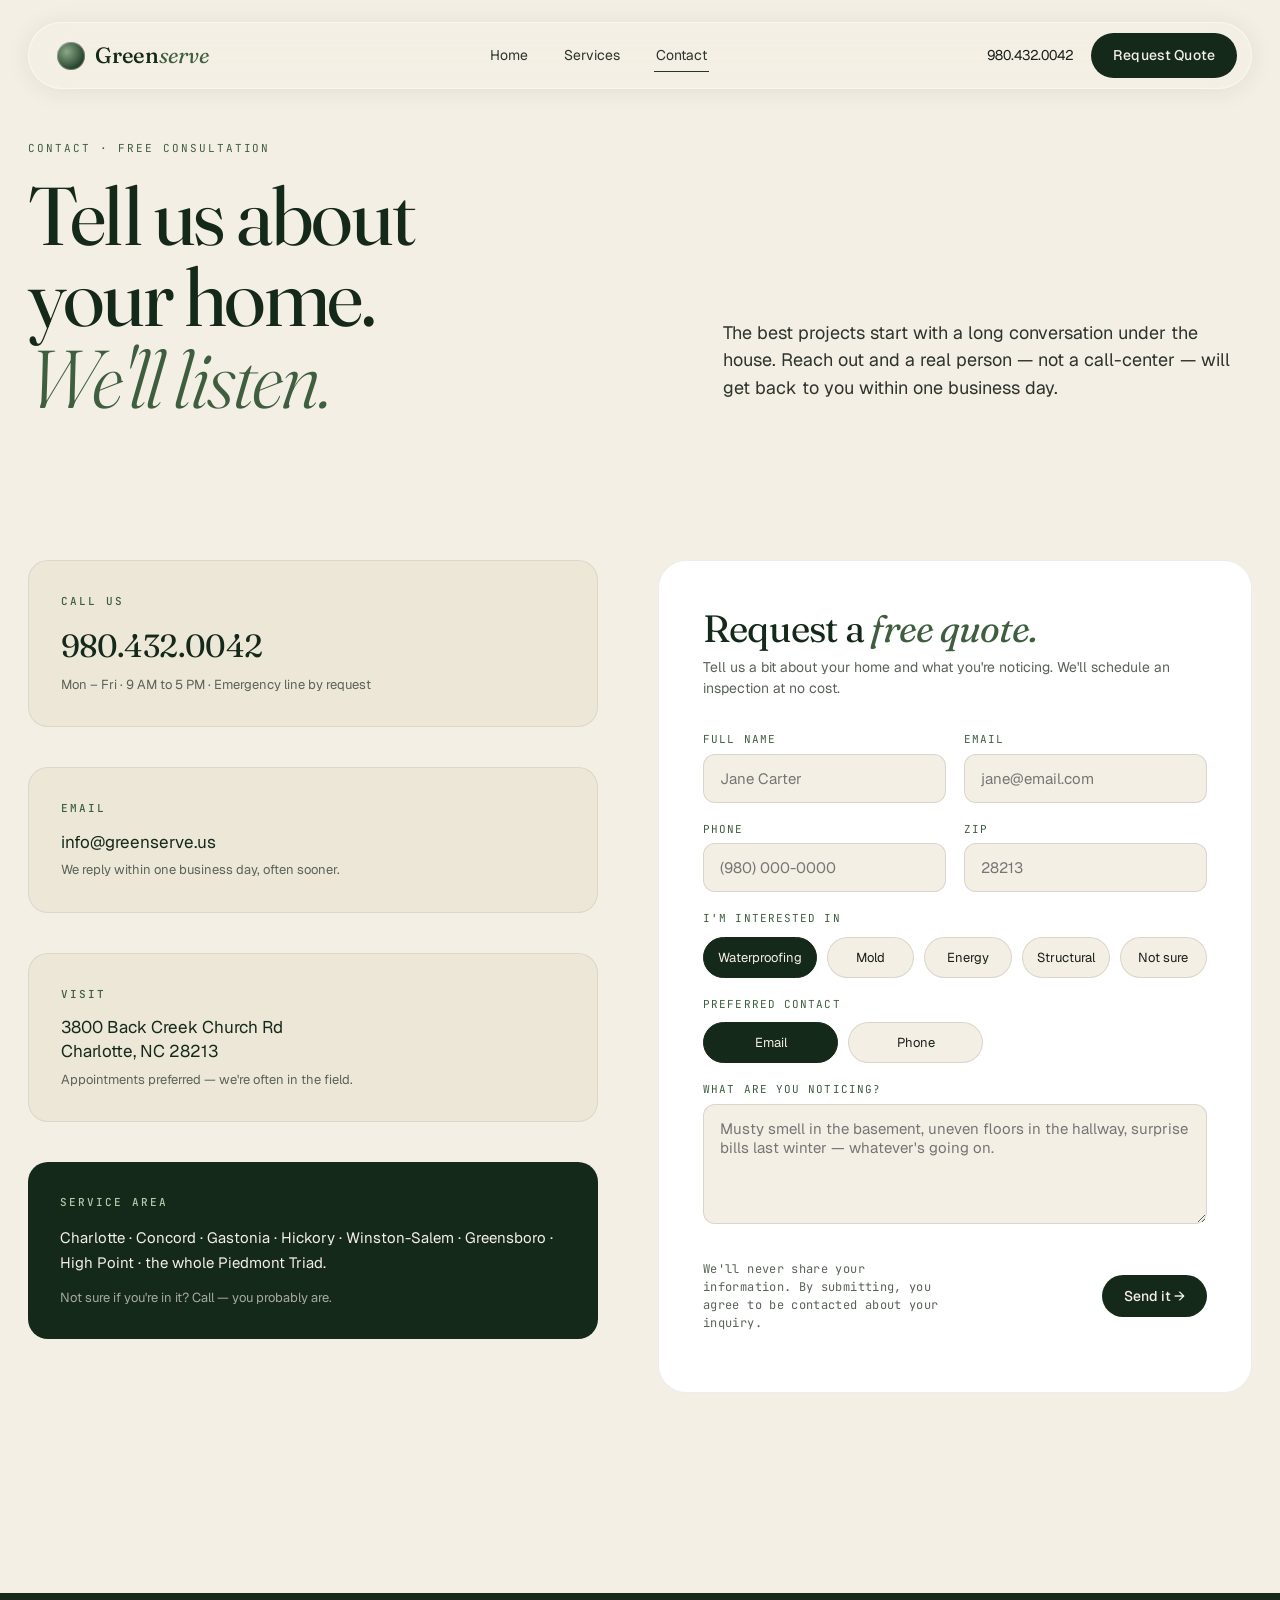
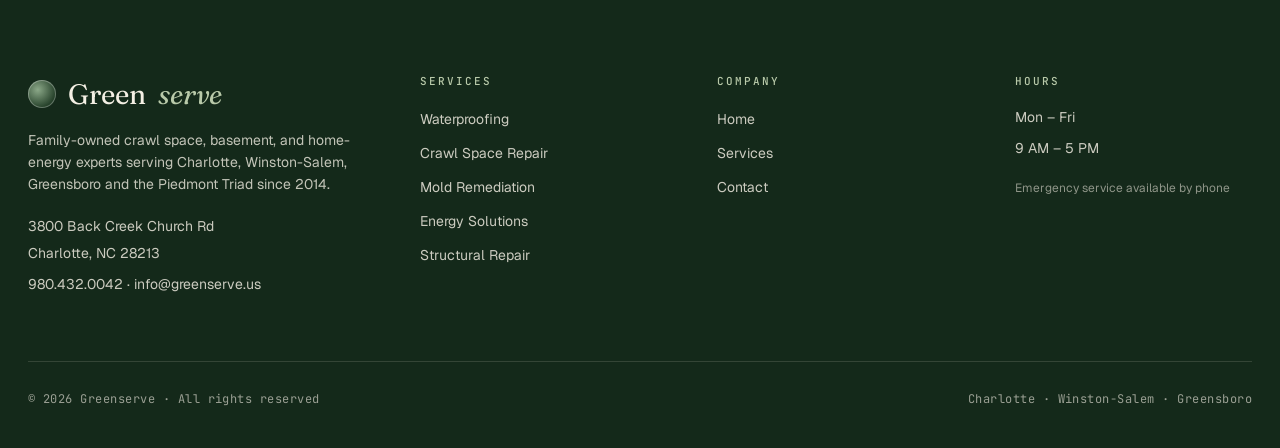
<file: contact.html>
<!doctype html>
<html lang="en">
<head>
<meta charset="utf-8"/>
<meta name="viewport" content="width=device-width,initial-scale=1"/>
<title>Contact — Greenserve</title>
<link rel="preconnect" href="https://fonts.googleapis.com">
<link rel="preconnect" href="https://fonts.gstatic.com" crossorigin>
<link href="https://fonts.googleapis.com/css2?family=Fraunces:ital,opsz,wght@0,9..144,300..600;1,9..144,300..500&family=Geist:wght@300..600&family=JetBrains+Mono:wght@400;500&display=swap" rel="stylesheet">
<link rel="stylesheet" href="styles.css"/>
</head>
<body data-screen-label="Contact">

<nav class="nav">
  <div class="wrap">
    <div class="nav-inner">
      <a href="index.html" class="brand">
        <span class="brand-mark"></span>
        <span>Green<em>serve</em></span>
      </a>
      <div class="nav-links">
        <a href="index.html">Home</a>
        <a href="services.html">Services</a>
        <a href="contact.html" class="active">Contact</a>
      </div>
      <div class="nav-right">
        <a href="tel:9804320042" class="nav-phone">980.432.0042</a>
        <a href="contact.html" class="btn">Request Quote</a>
      </div>
    </div>
  </div>
</nav>

<!-- ── Page hero ───────────────────────────────── -->
<header class="page-hero">
  <div class="page-hero-inner">
    <div>
      <div class="eyebrow">Contact · Free consultation</div>
      <h1>
        Tell us about<br/>your home.<br/>
        <em>We'll listen.</em>
      </h1>
    </div>
    <div>
      <p class="lede">
        The best projects start with a long conversation under the house. Reach out and a real person — not a call-center — will get back to you within one business day.
      </p>
    </div>
  </div>
</header>

<!-- ── Contact grid ────────────────────────────── -->
<section class="contact-grid">

  <div class="contact-left">
    <div class="info-card">
      <h4>Call us</h4>
      <div class="info-line big">980.432.0042</div>
      <div class="info-sub">Mon – Fri · 9 AM to 5 PM · Emergency line by request</div>
    </div>

    <div class="info-card">
      <h4>Email</h4>
      <div class="info-line">info@greenserve.us</div>
      <div class="info-sub">We reply within one business day, often sooner.</div>
    </div>

    <div class="info-card">
      <h4>Visit</h4>
      <div class="info-line">3800 Back Creek Church Rd</div>
      <div class="info-line">Charlotte, NC 28213</div>
      <div class="info-sub">Appointments preferred — we're often in the field.</div>
    </div>

    <div class="info-card" style="background: var(--forest-deep); color: var(--cream); border: none;">
      <h4 style="color: var(--leaf);">Service area</h4>
      <div class="info-line" style="color: var(--cream); font-size: 15px; line-height: 1.7;">
        Charlotte · Concord · Gastonia · Hickory · Winston-Salem · Greensboro · High Point · the whole Piedmont Triad.
      </div>
      <div class="info-sub" style="color: rgba(244,239,228,0.65); margin-top: 12px;">
        Not sure if you're in it? Call — you probably are.
      </div>
    </div>
  </div>

  <form class="form" onsubmit="event.preventDefault(); alert('This is a demo form — thanks for checking it out.');">
    <h2>Request a <em>free quote.</em></h2>
    <p class="form-sub">Tell us a bit about your home and what you're noticing. We'll schedule an inspection at no cost.</p>

    <div class="form-grid">
      <div class="field">
        <label for="name">Full name</label>
        <input id="name" type="text" placeholder="Jane Carter" required/>
      </div>
      <div class="field">
        <label for="email">Email</label>
        <input id="email" type="email" placeholder="jane@email.com" required/>
      </div>
      <div class="field">
        <label for="phone">Phone</label>
        <input id="phone" type="tel" placeholder="(980) 000-0000"/>
      </div>
      <div class="field">
        <label for="zip">ZIP</label>
        <input id="zip" type="text" placeholder="28213" maxlength="5"/>
      </div>
      <div class="field full">
        <label>I'm interested in</label>
        <div class="radio-row">
          <button type="button" class="radio-chip active" data-chip="waterproofing">Waterproofing</button>
          <button type="button" class="radio-chip" data-chip="mold">Mold</button>
          <button type="button" class="radio-chip" data-chip="energy">Energy</button>
          <button type="button" class="radio-chip" data-chip="structural">Structural</button>
          <button type="button" class="radio-chip" data-chip="unsure">Not sure</button>
        </div>
      </div>
      <div class="field full">
        <label>Preferred contact</label>
        <div class="radio-row" style="max-width: 280px;">
          <button type="button" class="radio-chip active" data-chip="contact-email">Email</button>
          <button type="button" class="radio-chip" data-chip="contact-phone">Phone</button>
        </div>
      </div>
      <div class="field full">
        <label for="msg">What are you noticing?</label>
        <textarea id="msg" placeholder="Musty smell in the basement, uneven floors in the hallway, surprise bills last winter — whatever's going on."></textarea>
      </div>
    </div>

    <div class="form-submit">
      <p class="form-note">We'll never share your information. By submitting, you agree to be contacted about your inquiry.</p>
      <button type="submit" class="btn">Send it →</button>
    </div>
  </form>
</section>

<!-- ── Footer ────────────────────────────────────── -->
<footer>
  <div class="footer-grid">
    <div>
      <div class="footer-brand">
        <span class="brand-mark"></span>
        Green<em>serve</em>
      </div>
      <p class="footer-about">
        Family-owned crawl space, basement, and home-energy experts serving Charlotte, Winston-Salem, Greensboro and the Piedmont Triad since 2014.
      </p>
      <div class="footer-contact-line">3800 Back Creek Church Rd</div>
      <div class="footer-contact-line">Charlotte, NC 28213</div>
      <div class="footer-contact-line" style="margin-top: 10px;">980.432.0042 · info@greenserve.us</div>
    </div>
    <div class="footer-col">
      <h4>Services</h4>
      <ul>
        <li><a href="services.html">Waterproofing</a></li>
        <li><a href="services.html">Crawl Space Repair</a></li>
        <li><a href="services.html">Mold Remediation</a></li>
        <li><a href="services.html">Energy Solutions</a></li>
        <li><a href="services.html">Structural Repair</a></li>
      </ul>
    </div>
    <div class="footer-col">
      <h4>Company</h4>
      <ul>
        <li><a href="index.html">Home</a></li>
        <li><a href="services.html">Services</a></li>
        <li><a href="contact.html">Contact</a></li>
      </ul>
    </div>
    <div class="footer-col">
      <h4>Hours</h4>
      <ul>
        <li style="color: rgba(244,239,228,0.82); font-size: 14px;">Mon – Fri</li>
        <li style="color: rgba(244,239,228,0.82); font-size: 14px;">9 AM – 5 PM</li>
        <li style="color: rgba(244,239,228,0.55); font-size: 12px; margin-top: 10px;">Emergency service available by phone</li>
      </ul>
    </div>
  </div>
  <div class="footer-bottom">
    <span>© 2026 Greenserve · All rights reserved</span>
    <span>Charlotte · Winston-Salem · Greensboro</span>
  </div>
</footer>

<script>
// Radio chip toggle (within a logical group)
document.querySelectorAll('.radio-row').forEach(row => {
  row.querySelectorAll('.radio-chip').forEach(chip => {
    chip.addEventListener('click', () => {
      row.querySelectorAll('.radio-chip').forEach(c => c.classList.remove('active'));
      chip.classList.add('active');
    });
  });
});
</script>

</body>
</html>
</file>
<file: styles.css>
/* Greenserve — shared tokens & styles */
:root {
  --cream: #f4efe4;
  --cream-soft: #ede7d8;
  --cream-warm: #e8dfc9;
  --ink: #1a1f1a;
  --ink-soft: #2d332d;
  --muted: #5a6358;
  --forest: #1f3a24;
  --forest-deep: #14291a;
  --moss: #3e5e3f;
  --sage: #8ba888;
  --leaf: #b8c9a9;
  --line: rgba(26, 31, 26, 0.12);
  --line-soft: rgba(26, 31, 26, 0.08);

  --sans: "Geist", "Söhne", "Inter", ui-sans-serif, system-ui, -apple-system, sans-serif;
  --serif: "Fraunces", "Instrument Serif", "Cormorant Garamond", Georgia, serif;
  --mono: "JetBrains Mono", "IBM Plex Mono", ui-monospace, monospace;
}

* { box-sizing: border-box; }
html, body { margin: 0; padding: 0; }
body {
  font-family: var(--sans);
  background: var(--cream);
  color: var(--ink);
  -webkit-font-smoothing: antialiased;
  font-feature-settings: "ss01", "cv11";
  line-height: 1.5;
}

a { color: inherit; text-decoration: none; }
img { max-width: 100%; display: block; }

.wrap { max-width: 1360px; margin: 0 auto; padding: 0 28px; }

/* ── Nav ──────────────────────────────────────────── */
.nav {
  position: absolute;
  top: 22px;
  left: 0;
  right: 0;
  z-index: 20;
}
.nav-inner {
  display: flex;
  align-items: center;
  justify-content: space-between;
  background: rgba(244, 239, 228, 0.82);
  backdrop-filter: blur(18px) saturate(1.1);
  -webkit-backdrop-filter: blur(18px) saturate(1.1);
  border: 1px solid rgba(255,255,255,0.5);
  border-radius: 999px;
  padding: 10px 14px 10px 28px;
  box-shadow: 0 2px 24px rgba(20, 41, 26, 0.08);
}
.brand {
  display: flex;
  align-items: center;
  gap: 10px;
  font-family: var(--serif);
  font-weight: 500;
  font-size: 22px;
  letter-spacing: -0.01em;
  color: var(--forest-deep);
}
.brand-mark {
  width: 28px; height: 28px; border-radius: 50%;
  background: radial-gradient(circle at 35% 35%, var(--sage), var(--forest) 75%);
  box-shadow: inset 0 0 0 1px rgba(255,255,255,0.3);
  flex-shrink: 0;
}
.brand em {
  font-style: italic;
  font-weight: 400;
  color: var(--moss);
}
.nav-links {
  display: flex;
  gap: 32px;
  font-size: 14px;
  color: var(--ink-soft);
}
.nav-links a {
  position: relative;
  padding: 6px 2px;
}
.nav-links a.active::after {
  content: "";
  position: absolute;
  left: 0; right: 0; bottom: 0;
  height: 1px;
  background: var(--forest);
}
.nav-right {
  display: flex;
  align-items: center;
  gap: 18px;
}
.nav-phone {
  font-size: 14px;
  color: var(--ink);
  font-variant-numeric: tabular-nums;
}
.btn {
  display: inline-flex;
  align-items: center;
  gap: 8px;
  background: var(--forest-deep);
  color: var(--cream);
  border: none;
  border-radius: 999px;
  padding: 12px 22px;
  font-family: var(--sans);
  font-size: 14px;
  font-weight: 500;
  letter-spacing: 0.01em;
  cursor: pointer;
  transition: transform 0.15s ease, background 0.15s ease;
}
.btn:hover { background: var(--forest); transform: translateY(-1px); }
.btn-ghost {
  background: transparent;
  color: var(--forest-deep);
  border: 1px solid var(--forest-deep);
}
.btn-ghost:hover { background: var(--forest-deep); color: var(--cream); }

/* ── Hero ─────────────────────────────────────────── */
.hero {
  position: relative;
  padding: 110px 28px 48px;
  min-height: 820px;
}
.hero-frame {
  position: relative;
  border-radius: 36px;
  overflow: hidden;
  height: 680px;
  max-width: 1360px;
  margin: 0 auto;
  box-shadow: 0 24px 60px rgba(20, 41, 26, 0.18);
}
.hero-img {
  position: absolute; inset: 0;
  width: 100%; height: 100%;
  object-fit: cover;
}
.hero-inner-card {
  position: absolute;
  inset: 60px 60px 160px;
  border-radius: 28px;
  border: 1.5px solid rgba(255,255,255,0.55);
  overflow: hidden;
  box-shadow: inset 0 0 0 1px rgba(255,255,255,0.2);
}
.hero-inner-card img {
  width: 100%; height: 100%; object-fit: cover;
}
.hero-headline {
  position: absolute;
  left: 0; right: 0;
  bottom: 180px;
  text-align: center;
  font-family: var(--serif);
  font-weight: 400;
  font-size: clamp(44px, 5.8vw, 82px);
  line-height: 1.02;
  letter-spacing: -0.025em;
  color: #fff;
  text-shadow: 0 2px 30px rgba(0,0,0,0.35);
  padding: 0 40px;
}
.hero-headline em {
  font-style: italic;
  font-weight: 300;
  color: #fff;
}
.hero-bottom {
  position: absolute;
  left: 0; right: 0;
  bottom: 40px;
  padding: 0 40px;
  display: grid;
  grid-template-columns: minmax(auto, 200px) minmax(300px, 1fr) minmax(auto, 200px);
  gap: 24px;
  align-items: end;
  color: #fff;
}
.hero-trust-label {
  font-family: var(--mono);
  font-size: 10px;
  letter-spacing: 0.14em;
  text-transform: uppercase;
  opacity: 0.85;
  margin-bottom: 8px;
}
.hero-trust-row {
  display: flex;
  gap: 8px;
  flex-wrap: nowrap;
  overflow: visible;
}
.trust-chip {
  background: rgba(244, 239, 228, 0.18);
  backdrop-filter: blur(8px);
  border: 1px solid rgba(255,255,255,0.3);
  border-radius: 8px;
  padding: 7px 12px;
  font-size: 11px;
  font-weight: 500;
  color: #fff;
  letter-spacing: 0.02em;
  display: flex;
  align-items: center;
  gap: 6px;
  white-space: nowrap;
}
.trust-chip .dot {
  width: 6px; height: 6px; border-radius: 50%;
  background: var(--leaf);
}
.email-pill {
  display: flex;
  align-items: center;
  background: rgba(20, 29, 20, 0.55);
  backdrop-filter: blur(18px);
  border: 1px solid rgba(255,255,255,0.18);
  border-radius: 999px;
  padding: 8px 8px 8px 24px;
  width: 100%;
  max-width: 420px;
  margin: 0 auto;
}
.email-pill input {
  flex: 1;
  background: transparent;
  border: none;
  outline: none;
  color: #fff;
  font-family: var(--sans);
  font-size: 14px;
  padding: 10px 8px;
}
.email-pill input::placeholder { color: rgba(255,255,255,0.65); }
.email-pill button {
  background: var(--cream);
  color: var(--forest-deep);
  border: none;
  border-radius: 999px;
  padding: 12px 22px;
  font-family: var(--sans);
  font-size: 13px;
  font-weight: 600;
  cursor: pointer;
  white-space: nowrap;
}
.hero-blurb {
  font-size: 12px;
  line-height: 1.5;
  color: rgba(255,255,255,0.92);
  max-width: 280px;
  margin-left: auto;
  text-align: right;
}

/* ── Sections ─────────────────────────────────────── */
section.block { padding: 120px 28px; }
.eyebrow {
  font-family: var(--mono);
  font-size: 11px;
  letter-spacing: 0.18em;
  text-transform: uppercase;
  color: var(--moss);
  margin-bottom: 18px;
}
.display {
  font-family: var(--serif);
  font-weight: 400;
  font-size: clamp(40px, 4.4vw, 64px);
  line-height: 1.04;
  letter-spacing: -0.025em;
  color: var(--forest-deep);
  margin: 0;
}
.display em { font-style: italic; font-weight: 300; color: var(--moss); }

.lede {
  font-size: 18px;
  line-height: 1.55;
  color: var(--ink-soft);
  max-width: 52ch;
}

/* ── Services grid on home ──────────────────────── */
.services-row {
  display: grid;
  grid-template-columns: repeat(4, 1fr);
  gap: 18px;
  margin-top: 60px;
}
.service-card {
  background: #fff;
  border-radius: 20px;
  overflow: hidden;
  border: 1px solid var(--line-soft);
  display: flex;
  flex-direction: column;
  transition: transform 0.25s ease, box-shadow 0.25s ease;
}
.service-card:hover {
  transform: translateY(-4px);
  box-shadow: 0 20px 40px rgba(20,41,26,0.12);
}
.service-img {
  aspect-ratio: 4/3;
  background: var(--cream-warm);
  position: relative;
  overflow: hidden;
}
.service-img img { width: 100%; height: 100%; object-fit: cover; }
.service-body { padding: 22px 24px 26px; }
.service-body h3 {
  font-family: var(--serif);
  font-weight: 500;
  font-size: 22px;
  letter-spacing: -0.01em;
  margin: 0 0 8px;
  color: var(--forest-deep);
}
.service-body p {
  font-size: 14px;
  color: var(--muted);
  margin: 0 0 16px;
  line-height: 1.5;
}
.service-link {
  font-size: 13px;
  font-weight: 500;
  color: var(--forest);
  display: inline-flex;
  align-items: center;
  gap: 6px;
}
.service-link .arr { transition: transform 0.2s ease; }
.service-card:hover .arr { transform: translateX(4px); }

/* ── Stats strip ──────────────────────────────── */
.stats {
  background: var(--forest-deep);
  color: var(--cream);
  border-radius: 28px;
  padding: 60px 56px;
  display: grid;
  grid-template-columns: 1.3fr 1fr 1fr 1fr;
  gap: 40px;
  align-items: center;
  margin: 0 auto;
  max-width: 1360px;
}
.stats-lead {
  font-family: var(--serif);
  font-weight: 400;
  font-size: 32px;
  line-height: 1.1;
  letter-spacing: -0.02em;
}
.stats-lead em { font-style: italic; color: var(--leaf); }
.stat { border-left: 1px solid rgba(244,239,228,0.2); padding-left: 24px; }
.stat-num {
  font-family: var(--serif);
  font-size: 56px;
  font-weight: 400;
  line-height: 1;
  letter-spacing: -0.03em;
  color: var(--cream);
}
.stat-num sup { font-size: 28px; vertical-align: super; top: -8px; position: relative; }
.stat-label {
  font-family: var(--mono);
  font-size: 11px;
  letter-spacing: 0.14em;
  text-transform: uppercase;
  color: var(--leaf);
  margin-top: 10px;
}

/* ── Testimonials ───────────────────────────────── */
.testimonials {
  display: grid;
  grid-template-columns: 1fr 1fr;
  gap: 24px;
  margin-top: 50px;
}
.testimonial {
  background: #fff;
  border: 1px solid var(--line-soft);
  border-radius: 24px;
  padding: 36px 36px 32px;
  display: flex;
  flex-direction: column;
  gap: 22px;
}
.stars { color: #d4a93a; letter-spacing: 3px; font-size: 16px; }
.testimonial-quote {
  font-family: var(--serif);
  font-weight: 400;
  font-size: 22px;
  line-height: 1.35;
  letter-spacing: -0.01em;
  color: var(--forest-deep);
  margin: 0;
}
.testimonial-meta {
  display: flex;
  align-items: center;
  gap: 14px;
  border-top: 1px solid var(--line-soft);
  padding-top: 20px;
}
.avatar {
  width: 44px; height: 44px;
  border-radius: 50%;
  background: linear-gradient(135deg, var(--sage), var(--moss));
  display: grid;
  place-items: center;
  color: #fff;
  font-weight: 600;
  font-size: 15px;
  font-family: var(--sans);
}
.testimonial-name {
  font-size: 14px;
  font-weight: 600;
  color: var(--ink);
}
.testimonial-sub {
  font-size: 12px;
  color: var(--muted);
  font-family: var(--mono);
  letter-spacing: 0.05em;
}

/* ── CTA band ───────────────────────────────────── */
.cta-band {
  position: relative;
  border-radius: 36px;
  overflow: hidden;
  max-width: 1360px;
  margin: 0 auto;
  min-height: 420px;
  display: grid;
  place-items: center;
  text-align: center;
  padding: 80px 40px;
  color: #fff;
}
.cta-band::before {
  content: "";
  position: absolute; inset: 0;
  background-image: url("https://images.unsplash.com/photo-1441974231531-c6227db76b6e?w=1600&q=80&auto=format&fit=crop");
  background-size: cover; background-position: center;
}
.cta-band::after {
  content: "";
  position: absolute; inset: 0;
  background: linear-gradient(180deg, rgba(20,41,26,0.35), rgba(20,41,26,0.65));
}
.cta-band > * { position: relative; z-index: 1; }

/* ── Footer ─────────────────────────────────────── */
footer {
  background: var(--forest-deep);
  color: var(--cream);
  padding: 80px 28px 40px;
  margin-top: 80px;
}
.footer-grid {
  max-width: 1360px;
  margin: 0 auto;
  display: grid;
  grid-template-columns: 1.4fr 1fr 1fr 1fr;
  gap: 60px;
}
.footer-brand {
  font-family: var(--serif);
  font-size: 28px;
  font-weight: 400;
  margin-bottom: 14px;
  color: var(--cream);
  display: flex;
  align-items: center;
  gap: 12px;
}
.footer-brand em { font-style: italic; color: var(--leaf); }
.footer-col h4 {
  font-family: var(--mono);
  font-size: 11px;
  letter-spacing: 0.18em;
  text-transform: uppercase;
  color: var(--leaf);
  margin: 0 0 18px;
  font-weight: 500;
}
.footer-col ul { list-style: none; padding: 0; margin: 0; display: flex; flex-direction: column; gap: 10px; }
.footer-col a { font-size: 14px; color: rgba(244,239,228,0.82); }
.footer-col a:hover { color: #fff; }
.footer-about {
  font-size: 14px;
  line-height: 1.6;
  color: rgba(244,239,228,0.78);
  max-width: 36ch;
  margin: 0 0 20px;
}
.footer-contact-line {
  font-size: 14px;
  color: rgba(244,239,228,0.82);
  margin-bottom: 6px;
}
.footer-bottom {
  max-width: 1360px;
  margin: 60px auto 0;
  padding-top: 28px;
  border-top: 1px solid rgba(244,239,228,0.14);
  display: flex;
  justify-content: space-between;
  font-size: 12px;
  color: rgba(244,239,228,0.6);
  font-family: var(--mono);
  letter-spacing: 0.04em;
}

/* ── Services page ──────────────────────────────── */
.page-hero {
  padding: 140px 28px 80px;
  position: relative;
}
.page-hero-inner {
  max-width: 1360px;
  margin: 0 auto;
  display: grid;
  grid-template-columns: 1.2fr 1fr;
  gap: 60px;
  align-items: end;
}
.page-hero h1 {
  font-family: var(--serif);
  font-weight: 400;
  font-size: clamp(56px, 6.4vw, 96px);
  line-height: 1;
  letter-spacing: -0.03em;
  color: var(--forest-deep);
  margin: 0;
}
.page-hero h1 em { font-style: italic; font-weight: 300; color: var(--moss); }

.services-list {
  max-width: 1360px;
  margin: 0 auto;
  display: flex;
  flex-direction: column;
  gap: 0;
}
.service-row {
  display: grid;
  grid-template-columns: 140px 1.2fr 1.4fr 120px;
  gap: 40px;
  align-items: start;
  padding: 48px 0;
  border-top: 1px solid var(--line);
}
.service-row:last-child { border-bottom: 1px solid var(--line); }
.service-index {
  font-family: var(--mono);
  font-size: 13px;
  color: var(--moss);
  letter-spacing: 0.08em;
}
.service-title {
  font-family: var(--serif);
  font-weight: 400;
  font-size: 34px;
  line-height: 1.05;
  letter-spacing: -0.02em;
  color: var(--forest-deep);
  margin: 0;
}
.service-title em { font-style: italic; color: var(--moss); }
.service-desc {
  font-size: 15px;
  line-height: 1.6;
  color: var(--ink-soft);
  margin: 0 0 16px;
}
.service-tags {
  display: flex;
  flex-wrap: wrap;
  gap: 8px;
}
.tag {
  font-size: 12px;
  font-family: var(--mono);
  color: var(--moss);
  border: 1px solid var(--line);
  padding: 5px 10px;
  border-radius: 999px;
}
.service-row-cta {
  font-family: var(--mono);
  font-size: 12px;
  letter-spacing: 0.08em;
  color: var(--forest);
  text-transform: uppercase;
  display: inline-flex;
  align-items: center;
  gap: 6px;
  padding-top: 8px;
  text-align: right;
  justify-self: end;
}

/* Featured service block (waterproofing) */
.featured-service {
  background: var(--forest-deep);
  color: var(--cream);
  border-radius: 36px;
  overflow: hidden;
  max-width: 1360px;
  margin: 0 auto;
  display: grid;
  grid-template-columns: 1fr 1fr;
  min-height: 560px;
}
.featured-service-media {
  position: relative;
  overflow: hidden;
}
.featured-service-media img { width: 100%; height: 100%; object-fit: cover; }
.featured-service-body {
  padding: 70px 60px;
  display: flex;
  flex-direction: column;
  justify-content: center;
  gap: 24px;
}
.featured-service-body h2 {
  font-family: var(--serif);
  font-weight: 400;
  font-size: 52px;
  line-height: 1.02;
  letter-spacing: -0.025em;
  margin: 0;
  color: var(--cream);
}
.featured-service-body h2 em { font-style: italic; color: var(--leaf); }
.featured-service-body p {
  font-size: 16px;
  line-height: 1.6;
  color: rgba(244,239,228,0.85);
  max-width: 46ch;
  margin: 0;
}
.feature-list {
  list-style: none; padding: 0; margin: 12px 0 0;
  display: grid;
  grid-template-columns: 1fr 1fr;
  gap: 14px 24px;
}
.feature-list li {
  display: flex;
  gap: 10px;
  font-size: 14px;
  color: rgba(244,239,228,0.92);
}
.feature-list li::before {
  content: "";
  width: 8px; height: 8px;
  border-radius: 50%;
  background: var(--leaf);
  flex-shrink: 0;
  margin-top: 7px;
}
.featured-service-actions {
  display: flex;
  gap: 12px;
  margin-top: 8px;
}
.btn-on-dark {
  background: var(--cream);
  color: var(--forest-deep);
}
.btn-on-dark:hover { background: #fff; color: var(--forest-deep); }
.btn-ghost-dark {
  background: transparent;
  color: var(--cream);
  border: 1px solid rgba(244,239,228,0.35);
}
.btn-ghost-dark:hover { background: rgba(244,239,228,0.1); color: var(--cream); }

/* Process steps */
.process {
  display: grid;
  grid-template-columns: repeat(4, 1fr);
  gap: 18px;
  margin-top: 60px;
}
.step {
  background: #fff;
  border: 1px solid var(--line-soft);
  border-radius: 20px;
  padding: 28px 28px 32px;
  display: flex;
  flex-direction: column;
  gap: 16px;
  min-height: 240px;
}
.step-num {
  font-family: var(--serif);
  font-size: 48px;
  line-height: 1;
  color: var(--moss);
  font-style: italic;
  font-weight: 300;
}
.step h4 {
  font-family: var(--serif);
  font-weight: 500;
  font-size: 22px;
  margin: 0;
  color: var(--forest-deep);
  letter-spacing: -0.01em;
}
.step p {
  font-size: 14px;
  line-height: 1.5;
  color: var(--muted);
  margin: 0;
}

/* ── Contact page ──────────────────────────────── */
.contact-grid {
  max-width: 1360px;
  margin: 0 auto;
  display: grid;
  grid-template-columns: 1fr 1fr;
  gap: 60px;
  padding: 60px 28px 120px;
}
.contact-left {
  display: flex;
  flex-direction: column;
  gap: 40px;
}
.info-card {
  background: var(--cream-soft);
  border: 1px solid var(--line-soft);
  border-radius: 20px;
  padding: 32px;
}
.info-card h4 {
  font-family: var(--mono);
  font-size: 11px;
  letter-spacing: 0.18em;
  text-transform: uppercase;
  color: var(--moss);
  margin: 0 0 14px;
  font-weight: 500;
}
.info-line { font-size: 17px; color: var(--forest-deep); line-height: 1.4; }
.info-line.big {
  font-family: var(--serif);
  font-size: 32px;
  letter-spacing: -0.02em;
  font-weight: 400;
}
.info-sub { font-size: 13px; color: var(--muted); margin-top: 6px; }

.form {
  background: #fff;
  border: 1px solid var(--line-soft);
  border-radius: 28px;
  padding: 48px 44px;
}
.form h2 {
  font-family: var(--serif);
  font-weight: 400;
  font-size: 38px;
  line-height: 1.05;
  letter-spacing: -0.02em;
  margin: 0 0 8px;
  color: var(--forest-deep);
}
.form h2 em { font-style: italic; color: var(--moss); }
.form-sub { font-size: 14px; color: var(--muted); margin: 0 0 32px; }
.form-grid {
  display: grid;
  grid-template-columns: 1fr 1fr;
  gap: 18px;
}
.field { display: flex; flex-direction: column; gap: 6px; }
.field.full { grid-column: 1 / -1; }
.field label {
  font-family: var(--mono);
  font-size: 11px;
  letter-spacing: 0.1em;
  text-transform: uppercase;
  color: var(--moss);
}
.field input, .field select, .field textarea {
  font-family: var(--sans);
  font-size: 15px;
  color: var(--ink);
  background: var(--cream);
  border: 1px solid var(--line);
  border-radius: 12px;
  padding: 14px 16px;
  outline: none;
  transition: border-color 0.15s ease, background 0.15s ease;
}
.field input:focus, .field select:focus, .field textarea:focus {
  border-color: var(--forest);
  background: #fff;
}
.field textarea { min-height: 120px; resize: vertical; }
.radio-row {
  display: flex;
  gap: 10px;
  margin-top: 4px;
}
.radio-chip {
  flex: 1;
  border: 1px solid var(--line);
  background: var(--cream);
  border-radius: 999px;
  padding: 11px 14px;
  font-size: 13px;
  font-family: var(--sans);
  color: var(--ink);
  cursor: pointer;
  text-align: center;
  transition: all 0.15s ease;
}
.radio-chip.active {
  background: var(--forest-deep);
  color: var(--cream);
  border-color: var(--forest-deep);
}
.form-submit {
  margin-top: 24px;
  display: flex;
  justify-content: space-between;
  align-items: center;
  gap: 16px;
}
.form-note {
  font-size: 12px;
  color: var(--muted);
  font-family: var(--mono);
  letter-spacing: 0.03em;
  max-width: 36ch;
}

.service-area {
  max-width: 1360px;
  margin: 0 auto;
  padding: 60px 28px 0;
}
.areas-row {
  display: grid;
  grid-template-columns: repeat(4, 1fr);
  gap: 10px;
  margin-top: 30px;
}
.area-chip {
  background: var(--cream-soft);
  border: 1px solid var(--line-soft);
  border-radius: 14px;
  padding: 18px 20px;
  display: flex;
  align-items: center;
  justify-content: space-between;
  font-size: 15px;
  color: var(--forest-deep);
}
.area-chip .pin {
  width: 8px; height: 8px; border-radius: 50%;
  background: var(--moss);
}

/* ── Utility ─────────────────────────────────── */
.section-header {
  display: flex;
  align-items: end;
  justify-content: space-between;
  gap: 40px;
  max-width: 1360px;
  margin: 0 auto 0;
}
.section-header .lede { max-width: 46ch; }
.mt-0 { margin-top: 0 !important; }
</file>
